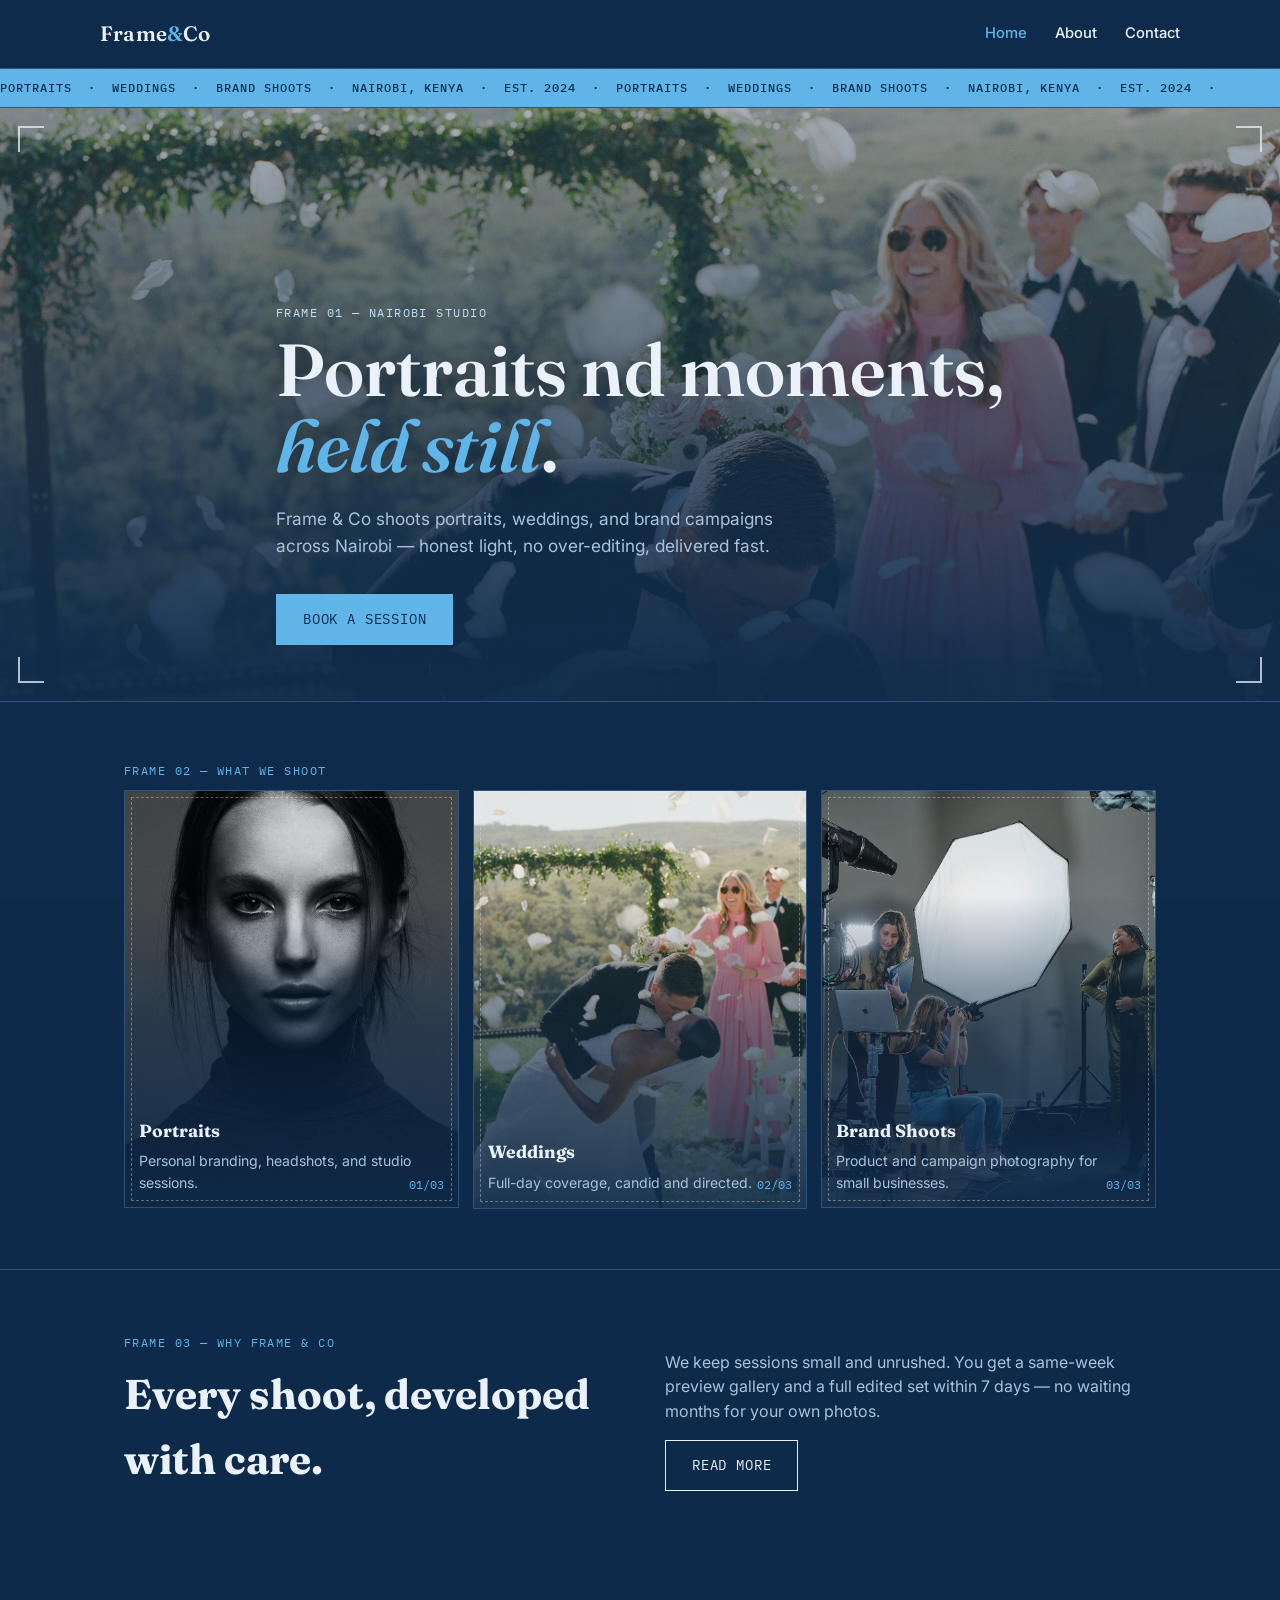
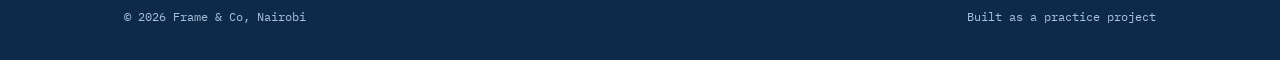
<file: index.html>
<!DOCTYPE html>
<html lang="en">
<head>
<meta charset="UTF-8">
<meta name="viewport" content="width=device-width, initial-scale=1.0">
<title>Frame & Co — Portrait & Event Photography, Nairobi</title>
<meta name="description" content="Frame & Co is a Nairobi-based portrait and event photography studio. Book a session for portraits, weddings, and brand shoots.">
<link rel="stylesheet" href="styles.css">
</head>
<body>

<header class="site-header">
  <div class="wrap nav-row">
    <a href="index.html" class="logo">Frame<span>&</span>Co</a>
    <button class="nav-toggle" aria-label="Toggle menu" aria-expanded="false">
      <span class="bar"></span><span class="bar"></span><span class="bar"></span>
    </button>
    <nav class="main-nav">
      <a href="index.html" class="active">Home</a>
      <a href="about.html">About</a>
      <a href="contact.html">Contact</a>
    </nav>
  </div>
</header>

<div class="ticker">
  <div class="ticker-track">
    <span>PORTRAITS&nbsp;&nbsp;·&nbsp;&nbsp;WEDDINGS&nbsp;&nbsp;·&nbsp;&nbsp;BRAND SHOOTS&nbsp;&nbsp;·&nbsp;&nbsp;NAIROBI, KENYA&nbsp;&nbsp;·&nbsp;&nbsp;EST. 2024&nbsp;&nbsp;·&nbsp;&nbsp;</span>
    <span>PORTRAITS&nbsp;&nbsp;·&nbsp;&nbsp;WEDDINGS&nbsp;&nbsp;·&nbsp;&nbsp;BRAND SHOOTS&nbsp;&nbsp;·&nbsp;&nbsp;NAIROBI, KENYA&nbsp;&nbsp;·&nbsp;&nbsp;EST. 2024&nbsp;&nbsp;·&nbsp;&nbsp;</span>
  </div>
</div>

<section class="hero">
  <img src="wedding.jpg" alt="Bride and groom kissing at their wedding, confetti falling" class="hero-photo">
  <div class="hero-scrim"></div>
  <span class="corner tl"></span><span class="corner tr"></span><span class="corner bl"></span><span class="corner br"></span>
  <div class="wrap hero-content">
    <span class="frame-label light">Frame 01 — Nairobi Studio</span>
    <h1>Portraits nd moments,<br><em>held still</em>.</h1>
    <p class="lede">Frame & Co shoots portraits, weddings, and brand campaigns across Nairobi — honest light, no over-editing, delivered fast.</p>
    <a href="contact.html" class="btn btn-amber">Book a Session</a>
  </div>
</section>

<section class="filmstrip">
  <div class="wrap">
    <span class="frame-label reveal">Frame 02 — What We Shoot</span>
    <div class="filmstrip-grid">
      <div class="frame-shot reveal">
        <img src="portrait.jpg" alt="Black and white studio portrait" class="frame-photo">
        <div class="frame-shot-content">
          <h3>Portraits</h3>
          <p>Personal branding, headshots, and studio sessions.</p>
          <span class="frame-num">01/03</span>
        </div>
      </div>
      <div class="frame-shot reveal">
        <img src="wedding.jpg" alt="Bride and groom kissing at their wedding ceremony" class="frame-photo">
        <div class="frame-shot-content">
          <h3>Weddings</h3>
          <p>Full-day coverage, candid and directed.</p>
          <span class="frame-num">02/03</span>
        </div>
      </div>
      <div class="frame-shot reveal">
        <img src="brand-shoot.jpg" alt="Behind the scenes of a brand photoshoot in the studio" class="frame-photo">
        <div class="frame-shot-content">
          <h3>Brand Shoots</h3>
          <p>Product and campaign photography for small businesses.</p>
          <span class="frame-num">03/03</span>
        </div>
      </div>
    </div>
  </div>
</section>

<section class="section">
  <div class="wrap two-col">
    <div class="reveal">
      <span class="frame-label">Frame 03 — Why Frame & Co</span>
      <h2>Every shoot, developed with care.</h2>
    </div>
    <div class="section-copy reveal">
      <p>We keep sessions small and unrushed. You get a same-week preview gallery and a full edited set within 7 days — no waiting months for your own photos.</p>
      <a href="about.html" class="btn">Read More</a>
    </div>
  </div>
</section>

<footer class="site-footer">
  <div class="wrap" style="display:flex; justify-content:space-between; width:100%; flex-wrap:wrap; gap:10px;">
    <span>© 2026 Frame & Co, Nairobi</span>
    <span>Built as a practice project</span>
  </div>
</footer>

<script src="script.js"></script>
</body>
</html>
</file>
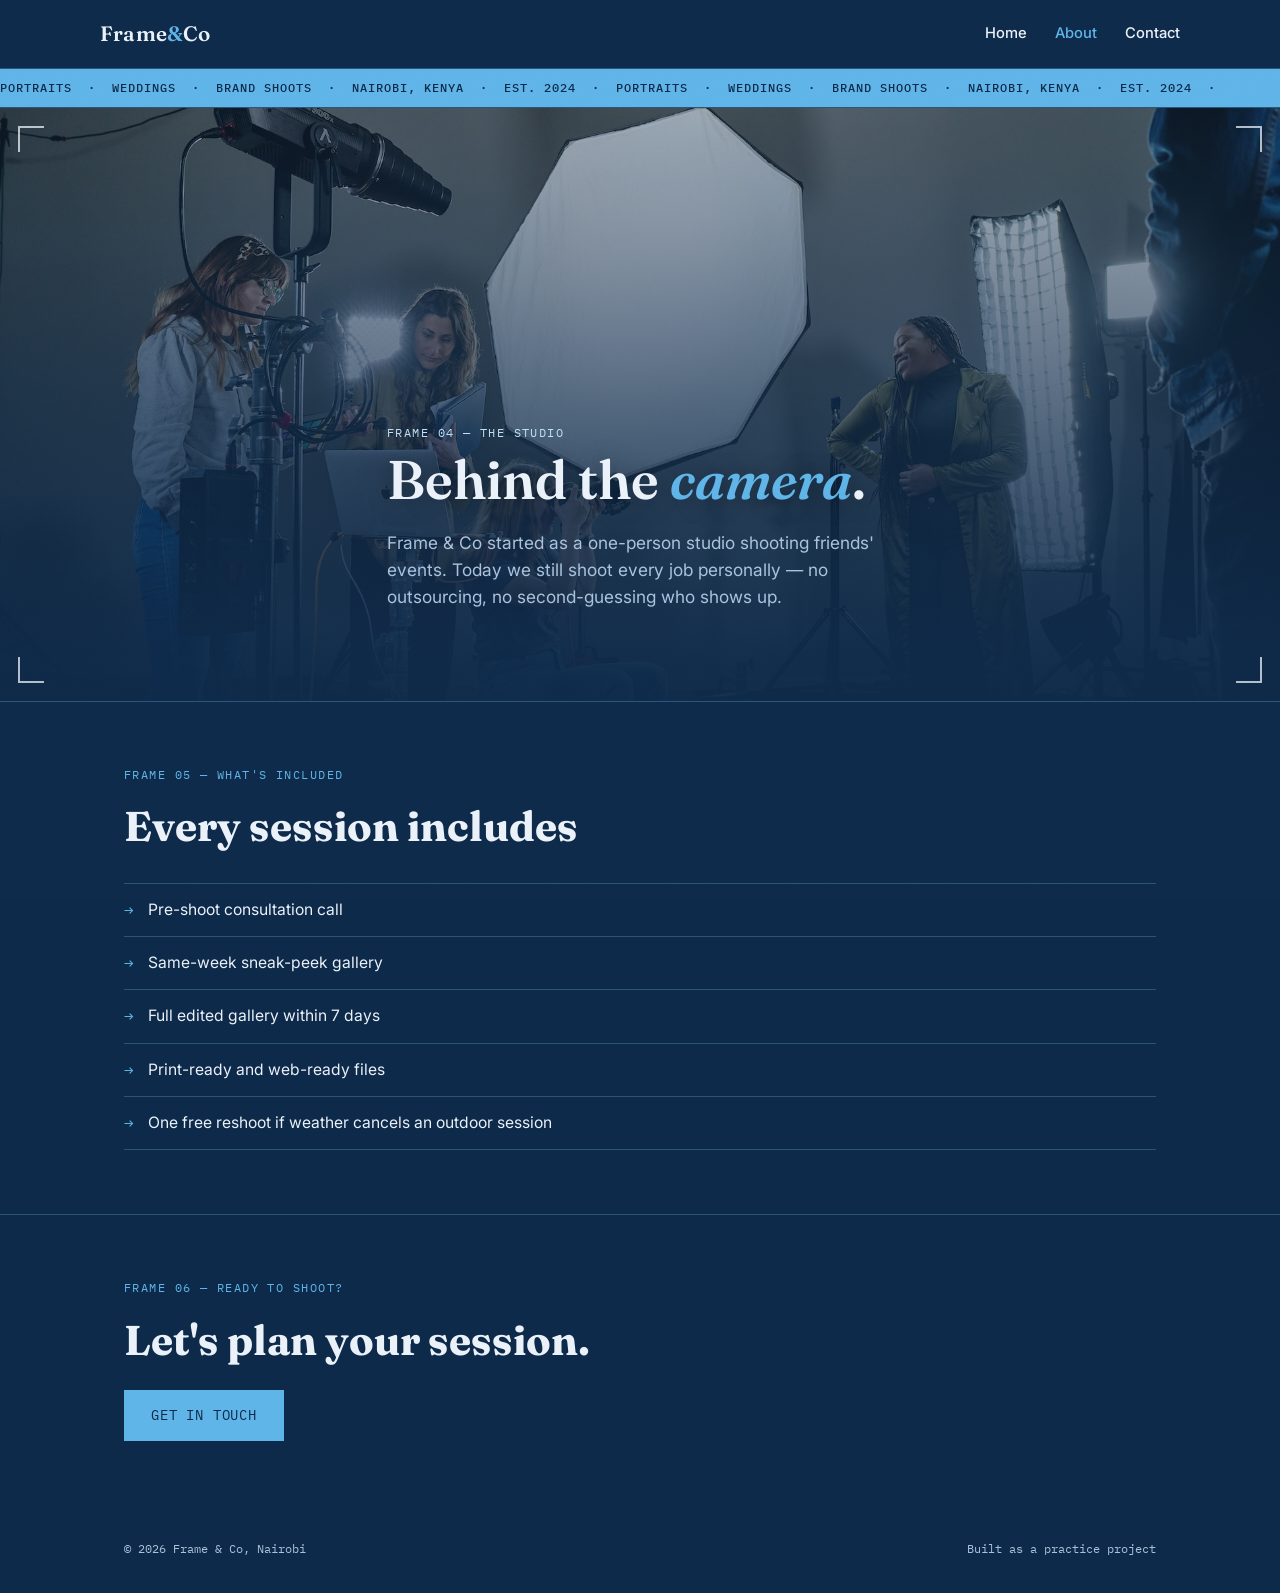
<file: about.html>
<!DOCTYPE html>
<html lang="en">
<head>
<meta charset="UTF-8">
<meta name="viewport" content="width=device-width, initial-scale=1.0">
<title>About — Frame & Co Photography</title>
<meta name="description" content="Meet Frame & Co, a Nairobi photography studio focused on portraits, weddings, and brand shoots.">
<link rel="stylesheet" href="styles.css">
</head>
<body>

<header class="site-header">
  <div class="wrap nav-row">
    <a href="index.html" class="logo">Frame<span>&</span>Co</a>
    <button class="nav-toggle" aria-label="Toggle menu" aria-expanded="false">
      <span class="bar"></span><span class="bar"></span><span class="bar"></span>
    </button>
    <nav class="main-nav">
      <a href="index.html">Home</a>
      <a href="about.html" class="active">About</a>
      <a href="contact.html">Contact</a>
    </nav>
  </div>
</header>

<div class="ticker">
  <div class="ticker-track">
    <span>PORTRAITS&nbsp;&nbsp;·&nbsp;&nbsp;WEDDINGS&nbsp;&nbsp;·&nbsp;&nbsp;BRAND SHOOTS&nbsp;&nbsp;·&nbsp;&nbsp;NAIROBI, KENYA&nbsp;&nbsp;·&nbsp;&nbsp;EST. 2024&nbsp;&nbsp;·&nbsp;&nbsp;</span>
    <span>PORTRAITS&nbsp;&nbsp;·&nbsp;&nbsp;WEDDINGS&nbsp;&nbsp;·&nbsp;&nbsp;BRAND SHOOTS&nbsp;&nbsp;·&nbsp;&nbsp;NAIROBI, KENYA&nbsp;&nbsp;·&nbsp;&nbsp;EST. 2024&nbsp;&nbsp;·&nbsp;&nbsp;</span>
  </div>
</div>

<section class="hero">
  <img src="brand-shoot.jpg" alt="Behind the scenes of a Frame & Co studio shoot" class="hero-photo">
  <div class="hero-scrim"></div>
  <span class="corner tl"></span><span class="corner tr"></span><span class="corner bl"></span><span class="corner br"></span>
  <div class="wrap hero-content">
    <span class="frame-label light">Frame 04 — The Studio</span>
    <h1 class="h1-small">Behind the <em>camera</em>.</h1>
    <p class="lede">Frame & Co started as a one-person studio shooting friends' events. Today we still shoot every job personally — no outsourcing, no second-guessing who shows up.</p>
  </div>
</section>

<section class="section">
  <div class="wrap reveal">
    <span class="frame-label">Frame 05 — What's Included</span>
    <h2>Every session includes</h2>
    <ul class="plate-list">
      <li><span class="mark">→</span> Pre-shoot consultation call</li>
      <li><span class="mark">→</span> Same-week sneak-peek gallery</li>
      <li><span class="mark">→</span> Full edited gallery within 7 days</li>
      <li><span class="mark">→</span> Print-ready and web-ready files</li>
      <li><span class="mark">→</span> One free reshoot if weather cancels an outdoor session</li>
    </ul>
  </div>
</section>

<section class="section">
  <div class="wrap reveal">
    <span class="frame-label">Frame 06 — Ready to Shoot?</span>
    <h2>Let's plan your session.</h2>
    <a href="contact.html" class="btn btn-amber">Get in Touch</a>
  </div>
</section>

<footer class="site-footer">
  <div class="wrap" style="display:flex; justify-content:space-between; width:100%; flex-wrap:wrap; gap:10px;">
    <span>© 2026 Frame & Co, Nairobi</span>
    <span>Built as a practice project</span>
  </div>
</footer>

<script src="script.js"></script>
</body>
</html>
</file>
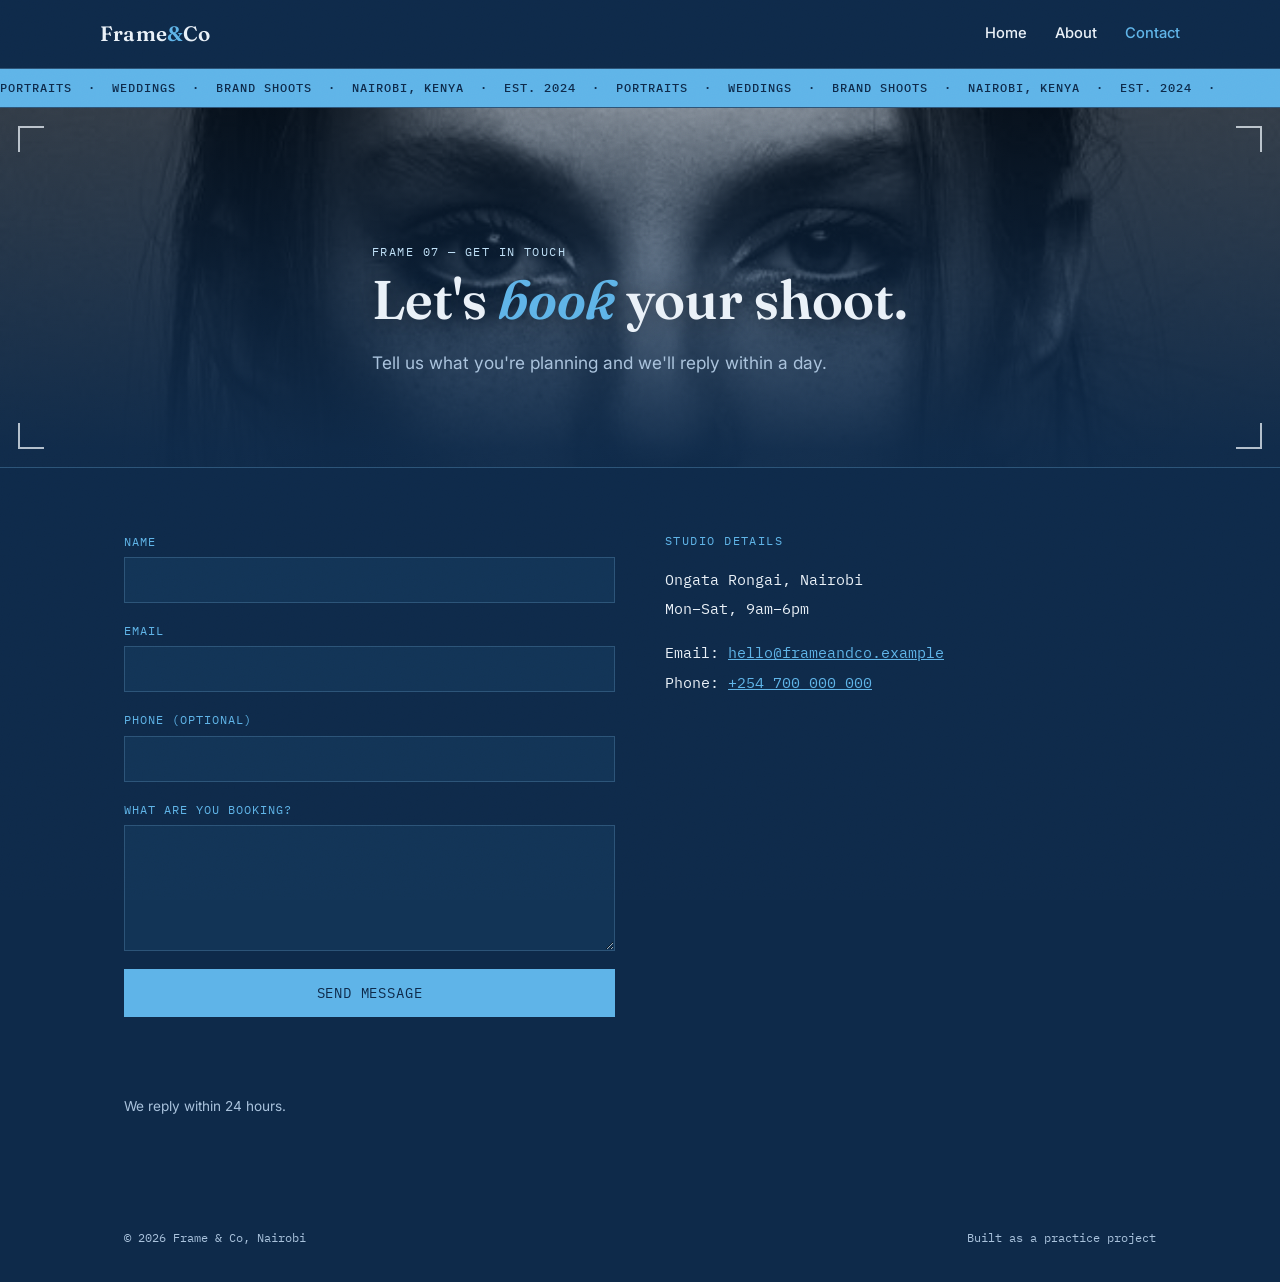
<file: contact.html>
<!DOCTYPE html>
<html lang="en">
<head>
<meta charset="UTF-8">
<meta name="viewport" content="width=device-width, initial-scale=1.0">
<title>Contact — Frame & Co Photography</title>
<meta name="description" content="Get in touch with Frame & Co to book a portrait, wedding, or brand photography session in Nairobi.">
<link rel="stylesheet" href="styles.css">
</head>
<body>

<header class="site-header">
  <div class="wrap nav-row">
    <a href="index.html" class="logo">Frame<span>&</span>Co</a>
    <button class="nav-toggle" aria-label="Toggle menu" aria-expanded="false">
      <span class="bar"></span><span class="bar"></span><span class="bar"></span>
    </button>
    <nav class="main-nav">
      <a href="index.html">Home</a>
      <a href="about.html">About</a>
      <a href="contact.html" class="active">Contact</a>
    </nav>
  </div>
</header>

<div class="ticker">
  <div class="ticker-track">
    <span>PORTRAITS&nbsp;&nbsp;·&nbsp;&nbsp;WEDDINGS&nbsp;&nbsp;·&nbsp;&nbsp;BRAND SHOOTS&nbsp;&nbsp;·&nbsp;&nbsp;NAIROBI, KENYA&nbsp;&nbsp;·&nbsp;&nbsp;EST. 2024&nbsp;&nbsp;·&nbsp;&nbsp;</span>
    <span>PORTRAITS&nbsp;&nbsp;·&nbsp;&nbsp;WEDDINGS&nbsp;&nbsp;·&nbsp;&nbsp;BRAND SHOOTS&nbsp;&nbsp;·&nbsp;&nbsp;NAIROBI, KENYA&nbsp;&nbsp;·&nbsp;&nbsp;EST. 2024&nbsp;&nbsp;·&nbsp;&nbsp;</span>
  </div>
</div>

<section class="hero" style="min-height: 40vh;">
  <img src="portrait.jpg" alt="Black and white studio portrait" class="hero-photo">
  <div class="hero-scrim"></div>
  <span class="corner tl"></span><span class="corner tr"></span><span class="corner bl"></span><span class="corner br"></span>
  <div class="wrap hero-content">
    <span class="frame-label light">Frame 07 — Get in Touch</span>
    <h1 class="h1-small">Let's <em>book</em> your shoot.</h1>
    <p class="lede">Tell us what you're planning and we'll reply within a day.</p>
  </div>
</section>

<section class="section">
  <div class="wrap two-col">
    <div class="reveal">
      <!--
        FORM SETUP — already connected to Formspree.
        Endpoint: https://formspree.io/f/mrenveoo
      -->
      <form class="contact-form" id="contactForm" action="https://formspree.io/f/mrenveoo" method="POST">
        <div class="field">
          <label for="name">Name</label>
          <input type="text" id="name" name="name" required>
        </div>
        <div class="field">
          <label for="email">Email</label>
          <input type="email" id="email" name="email" required>
        </div>
        <div class="field">
          <label for="phone">Phone (optional)</label>
          <input type="tel" id="phone" name="phone">
        </div>
        <div class="field">
          <label for="message">What are you booking?</label>
          <textarea id="message" name="message" rows="5" required></textarea>
        </div>
        <button type="submit" class="btn btn-amber">Send Message</button>
        <p class="form-status" id="formStatus"></p>
      </form>
      <p class="form-note">We reply within 24 hours.</p>
    </div>

    <div class="reveal">
      <span class="frame-label">Studio Details</span>
      <div class="contact-details">
        <p>Ongata Rongai, Nairobi<br>
        Mon–Sat, 9am–6pm</p>
        <p>
          Email: <a href="mailto:hello@frameandco.example">hello@frameandco.example</a><br>
          Phone: <a href="tel:+254700000000">+254 700 000 000</a>
        </p>
      </div>
    </div>
  </div>
</section>

<footer class="site-footer">
  <div class="wrap" style="display:flex; justify-content:space-between; width:100%; flex-wrap:wrap; gap:10px;">
    <span>© 2026 Frame & Co, Nairobi</span>
    <span>Built as a practice project</span>
  </div>
</footer>

<script src="script.js"></script>
</body>
</html>
</file>
<file: styles.css>
/* ============================================
   FRAME & CO — starter site stylesheet
   Palette: Cyanotype blue (early photographic
   printing process — deep Prussian blue, light
   ink, bright cyan highlight)
   Motifs: contact-sheet frame numbers, film
   ticker strip, viewfinder corner brackets,
   subtle grain for a printed/tactile feel.
   ============================================ */

@import url('https://fonts.googleapis.com/css2?family=Fraunces:opsz,wght@9..144,400;9..144,600;9..144,700&family=Inter:wght@400;500;600&family=IBM+Plex+Mono:wght@400;500&display=swap');

:root {
  --bg: #0E2A4A;
  --bg-dim: #123456;
  --ink: #EAF1F8;
  --ink-muted: #A9C2DC;
  --accent: #5FB4E8;
  --accent-deep: #3B86BC;
  --frame-line: #2C5478;

  --font-display: 'Fraunces', serif;
  --font-body: 'Inter', sans-serif;
  --font-mono: 'IBM Plex Mono', monospace;
}

* { box-sizing: border-box; }

html { scroll-behavior: smooth; }

@media (prefers-reduced-motion: reduce) {
  html { scroll-behavior: auto; }
  * { animation-duration: 0.01ms !important; transition-duration: 0.01ms !important; }
}

body {
  margin: 0;
  background: var(--bg);
  color: var(--ink);
  font-family: var(--font-body);
  line-height: 1.55;
  position: relative;
}

/* Subtle grain overlay for a printed, tactile feel */
body::before {
  content: "";
  position: fixed;
  inset: 0;
  pointer-events: none;
  z-index: 999;
  opacity: 0.05;
  mix-blend-mode: overlay;
  background-image: url("data:image/svg+xml,%3Csvg xmlns='http://www.w3.org/2000/svg' width='120' height='120'%3E%3Cfilter id='n'%3E%3CfeTurbulence type='fractalNoise' baseFrequency='0.85' numOctaves='2' stitchTiles='stitch'/%3E%3C/filter%3E%3Crect width='100%25' height='100%25' filter='url(%23n)'/%3E%3C/svg%3E");
}

a { color: inherit; }
img { max-width: 100%; display: block; }

.wrap {
  max-width: 1080px;
  margin: 0 auto;
  padding: 0 24px;
}

/* ---------- Frame number labels ---------- */
.frame-label {
  font-family: var(--font-mono);
  font-size: 0.75rem;
  letter-spacing: 0.12em;
  text-transform: uppercase;
  color: var(--accent);
  display: block;
  margin-bottom: 10px;
}

.frame-label.light { color: #BFE0F7; }

/* ---------- Header / Nav ---------- */
header.site-header {
  border-bottom: 1px solid var(--frame-line);
  position: sticky;
  top: 0;
  background: var(--bg);
  z-index: 20;
}

.nav-row {
  display: flex;
  align-items: center;
  justify-content: space-between;
  padding: 18px 0;
}

.logo {
  font-family: var(--font-display);
  font-size: 1.3rem;
  font-weight: 600;
  text-decoration: none;
  letter-spacing: 0.01em;
  color: var(--ink);
}

.logo span { color: var(--accent); }

nav.main-nav { display: flex; gap: 28px; }

nav.main-nav a {
  text-decoration: none;
  font-size: 0.92rem;
  font-weight: 500;
  color: var(--ink);
  position: relative;
  padding-bottom: 2px;
}

nav.main-nav a.active { color: var(--accent); }

nav.main-nav a::after {
  content: "";
  position: absolute;
  left: 0; bottom: -3px;
  width: 0%;
  height: 1px;
  background: var(--accent);
  transition: width 0.2s ease;
}

nav.main-nav a:hover::after { width: 100%; }

/* Hamburger icon that animates into an X */
.nav-toggle {
  display: none;
  flex-direction: column;
  justify-content: center;
  gap: 5px;
  background: none;
  border: none;
  width: 34px;
  height: 34px;
  cursor: pointer;
  padding: 0;
}

.nav-toggle .bar {
  display: block;
  width: 100%;
  height: 2px;
  background: var(--ink);
  transition: transform 0.25s ease, opacity 0.2s ease;
}

.nav-toggle.open .bar:nth-child(1) { transform: translateY(7px) rotate(45deg); }
.nav-toggle.open .bar:nth-child(2) { opacity: 0; }
.nav-toggle.open .bar:nth-child(3) { transform: translateY(-7px) rotate(-45deg); }

/* ---------- Ticker strip ---------- */
.ticker {
  background: var(--accent);
  overflow: hidden;
  border-bottom: 1px solid var(--frame-line);
}

.ticker-track {
  display: flex;
  width: max-content;
  animation: ticker-scroll 22s linear infinite;
}

.ticker-track span {
  font-family: var(--font-mono);
  font-size: 0.78rem;
  letter-spacing: 0.08em;
  font-weight: 500;
  color: #0E2A4A;
  padding: 9px 0;
  white-space: nowrap;
}

@keyframes ticker-scroll {
  from { transform: translateX(0); }
  to { transform: translateX(-50%); }
}

/* ---------- Hero (full-bleed photo) ---------- */
.hero {
  position: relative;
  min-height: 66vh;
  display: flex;
  align-items: flex-end;
  overflow: hidden;
  border-bottom: 1px solid var(--frame-line);
}

.hero-photo {
  position: absolute;
  inset: 0;
  width: 100%;
  height: 100%;
  object-fit: cover;
  object-position: center 25%;
  z-index: 0;
}

.hero-scrim {
  position: absolute;
  inset: 0;
  z-index: 1;
  background: linear-gradient(to top, rgba(14,42,74,0.97) 5%, rgba(14,42,74,0.72) 45%, rgba(14,42,74,0.35) 100%);
}

.hero-content {
  position: relative;
  z-index: 2;
  padding-bottom: 56px;
  padding-top: 40px;
}

/* Viewfinder corner brackets framing the hero photo */
.corner {
  position: absolute;
  width: 26px;
  height: 26px;
  border-color: rgba(234,241,248,0.75);
  border-style: solid;
  border-width: 0;
  z-index: 2;
  pointer-events: none;
}

.corner.tl { top: 18px; left: 18px; border-top-width: 2px; border-left-width: 2px; }
.corner.tr { top: 18px; right: 18px; border-top-width: 2px; border-right-width: 2px; }
.corner.bl { bottom: 18px; left: 18px; border-bottom-width: 2px; border-left-width: 2px; }
.corner.br { bottom: 18px; right: 18px; border-bottom-width: 2px; border-right-width: 2px; }

.hero h1 {
  font-family: var(--font-display);
  font-weight: 600;
  font-size: clamp(2.6rem, 8vw, 4.6rem);
  line-height: 1.03;
  margin: 0 0 22px;
  max-width: 16ch;
  color: var(--ink);
  text-shadow: 0 2px 24px rgba(0,0,0,0.35);
}

.hero h1.h1-small { font-size: clamp(2.1rem, 6vw, 3.4rem); }

.hero h1 em { font-style: italic; color: var(--accent); }

.hero p.lede {
  max-width: 46ch;
  font-size: 1.08rem;
  color: var(--ink-muted);
  margin-bottom: 34px;
}

.btn {
  display: inline-block;
  font-family: var(--font-mono);
  font-size: 0.85rem;
  letter-spacing: 0.06em;
  text-transform: uppercase;
  text-decoration: none;
  padding: 14px 26px;
  border: 1px solid var(--ink);
  color: var(--ink);
  background: transparent;
  transition: background 0.15s ease, color 0.15s ease, transform 0.15s ease;
}

.btn:hover { background: var(--ink); color: var(--bg); transform: translateY(-2px); }

.btn.btn-amber {
  background: var(--accent);
  border-color: var(--accent);
  color: #0E2A4A;
}

.btn.btn-amber:hover { background: var(--accent-deep); border-color: var(--accent-deep); color: var(--ink); }

/* ---------- Filmstrip section ---------- */
.filmstrip { padding: 60px 0; border-bottom: 1px solid var(--frame-line); }

.filmstrip-grid {
  display: grid;
  grid-template-columns: repeat(3, 1fr);
  gap: 14px;
}

.frame-shot {
  position: relative;
  border: 1px solid var(--frame-line);
  background: var(--bg-dim);
  aspect-ratio: 4/5;
  overflow: hidden;
  transition: transform 0.25s ease;
}

.frame-shot:hover { transform: translateY(-4px); }

.frame-photo {
  position: absolute;
  inset: 0;
  width: 100%;
  height: 100%;
  object-fit: cover;
  z-index: 0;
  transition: transform 0.4s ease;
}

.frame-shot:hover .frame-photo { transform: scale(1.05); }

.frame-shot::after {
  content: "";
  position: absolute;
  inset: 0;
  background: linear-gradient(to top, rgba(14,42,74,0.92) 0%, rgba(14,42,74,0.55) 45%, rgba(14,42,74,0.05) 75%);
  z-index: 1;
  pointer-events: none;
}

.frame-shot::before {
  content: "";
  position: absolute;
  top: 6px; left: 6px; right: 6px; bottom: 6px;
  border: 1px dashed rgba(234, 241, 248, 0.35);
  z-index: 3;
  pointer-events: none;
}

.frame-shot-content { position: absolute; left: 14px; right: 14px; bottom: 14px; z-index: 2; }

.frame-shot h3 { font-family: var(--font-display); font-size: 1.1rem; margin: 0 0 6px; color: var(--ink); }
.frame-shot p { font-size: 0.88rem; color: var(--ink-muted); margin: 0 26px 0 0; }
.frame-shot .frame-num { position: absolute; bottom: 0; right: 0; font-family: var(--font-mono); font-size: 0.72rem; color: var(--accent); }

/* ---------- Generic section ---------- */
section.section { padding: 64px 0; border-bottom: 1px solid var(--frame-line); }
section.section:last-of-type { border-bottom: none; }

section.section h2 {
  font-family: var(--font-display);
  font-size: clamp(1.8rem, 4vw, 2.6rem);
  margin: 0 0 18px;
  color: var(--ink);
}

section.section .section-copy { max-width: 62ch; color: var(--ink-muted); }

.two-col { display: grid; grid-template-columns: 1fr 1fr; gap: 50px; align-items: start; }

/* ---------- List (About page) ---------- */
.plate-list { list-style: none; padding: 0; margin: 24px 0 0; }

.plate-list li {
  display: flex;
  gap: 14px;
  padding: 14px 0;
  border-top: 1px solid var(--frame-line);
  font-size: 0.98rem;
  color: var(--ink);
}

.plate-list li:last-child { border-bottom: 1px solid var(--frame-line); }
.plate-list li .mark { color: var(--accent); font-family: var(--font-mono); }

/* ---------- Contact form ---------- */
form.contact-form { display: grid; gap: 18px; max-width: 560px; }
.field { display: flex; flex-direction: column; gap: 6px; }

.field label {
  font-family: var(--font-mono);
  font-size: 0.78rem;
  text-transform: uppercase;
  letter-spacing: 0.08em;
  color: var(--accent);
}

.field input, .field textarea {
  font-family: var(--font-body);
  font-size: 1rem;
  padding: 12px 14px;
  border: 1px solid var(--frame-line);
  background: var(--bg-dim);
  color: var(--ink);
  resize: vertical;
}

.field input::placeholder, .field textarea::placeholder { color: var(--ink-muted); }
.field input:focus, .field textarea:focus { outline: 2px solid var(--accent); outline-offset: 1px; }

.form-note { font-size: 0.85rem; color: var(--ink-muted); }
.form-status { font-family: var(--font-mono); font-size: 0.85rem; padding: 10px 0; }
.form-status.success { color: var(--accent); }
.form-status.error { color: #E8927C; }

.contact-details { font-family: var(--font-mono); font-size: 0.92rem; line-height: 2; color: var(--ink); }
.contact-details a { text-decoration: underline; color: var(--accent); }

/* ---------- Footer ---------- */
footer.site-footer {
  padding: 34px 0;
  font-family: var(--font-mono);
  font-size: 0.78rem;
  color: var(--ink-muted);
  display: flex;
  justify-content: space-between;
  flex-wrap: wrap;
  gap: 10px;
}

/* ---------- Scroll reveal ---------- */
.reveal {
  opacity: 0;
  transform: translateY(22px);
  transition: opacity 0.6s ease, transform 0.6s ease;
}

.reveal.in-view { opacity: 1; transform: none; }

.frame-shot.reveal:nth-child(2) { transition-delay: 0.08s; }
.frame-shot.reveal:nth-child(3) { transition-delay: 0.16s; }

/* ---------- Responsive ---------- */
@media (max-width: 720px) {
  .nav-toggle { display: flex; }

  nav.main-nav {
    position: absolute;
    top: 100%;
    left: 0; right: 0;
    background: var(--bg);
    border-bottom: 1px solid var(--frame-line);
    flex-direction: column;
    gap: 0;
    display: none;
  }

  nav.main-nav.open { display: flex; }

  nav.main-nav a { padding: 16px 24px; border-top: 1px solid var(--frame-line); }

  .filmstrip-grid { grid-template-columns: 1fr 1fr; }
  .two-col { grid-template-columns: 1fr; }
  .hero { min-height: 58vh; }
}

@media (max-width: 480px) {
  .filmstrip-grid { grid-template-columns: 1fr; }
  .corner { width: 18px; height: 18px; }
}
</file>
